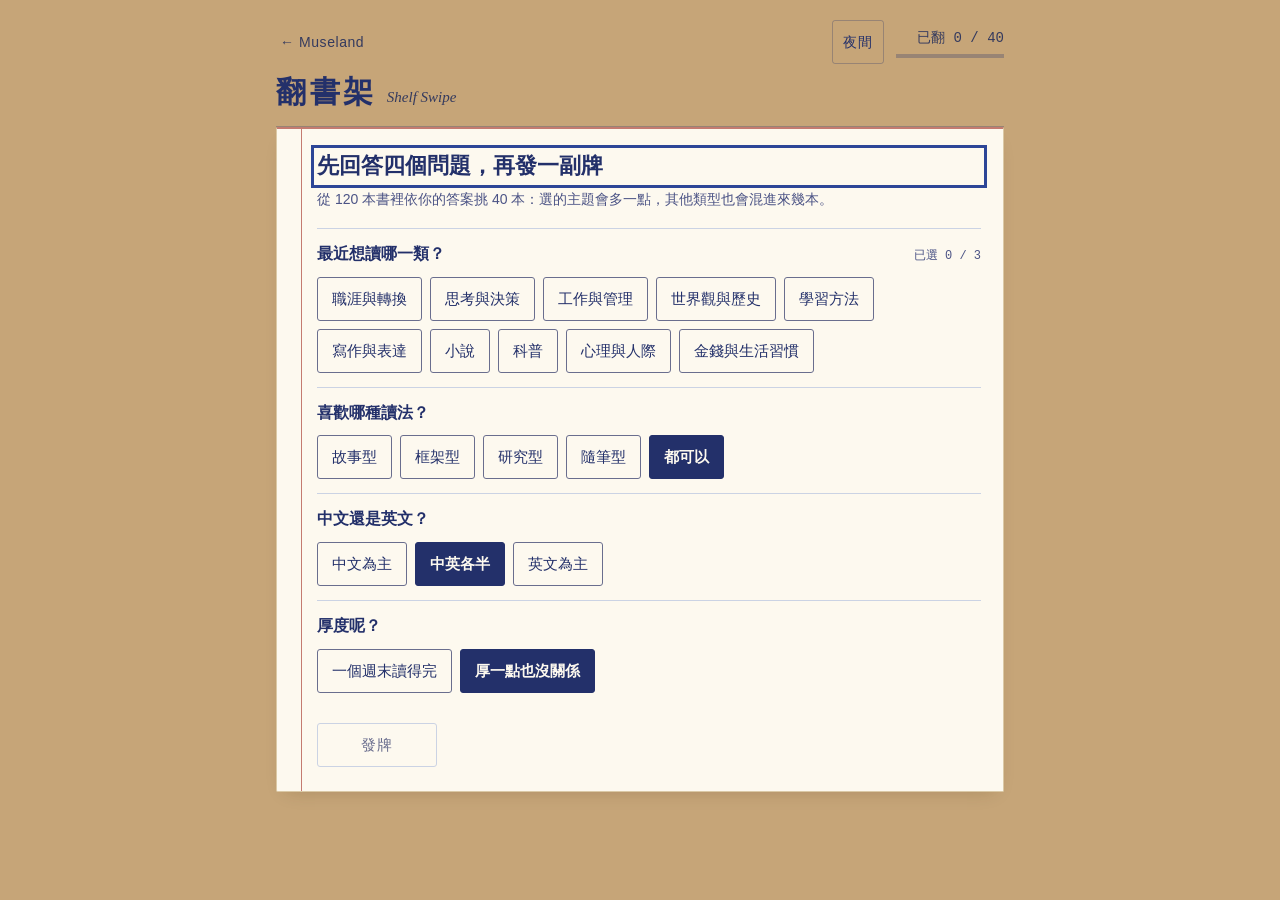
<file: works/shelf-swipe/index.html>
<!DOCTYPE html>
<html lang="zh-Hant">
<head>
<meta charset="utf-8">
<meta http-equiv="Content-Security-Policy" content="default-src 'self'; script-src 'self' 'unsafe-inline'; style-src 'self' 'unsafe-inline'; img-src 'self' data: blob:; font-src 'self'; connect-src 'self'; media-src 'self' blob:; worker-src 'self' blob:; object-src 'none'; base-uri 'none'; form-action 'none'">
<meta name="viewport" content="width=device-width, initial-scale=1">
<meta name="color-scheme" content="light dark">
<title>翻書架｜Museland</title>
<link rel="stylesheet" href="style.css">
<script src="app.js" defer></script>
</head>
<body>
  <div class="page">
    <header class="masthead">
      <a class="home-link" href="../../">← Museland</a>
      <div class="masthead-title">
        <h1>翻書架</h1>
        <p class="masthead-sub">Shelf Swipe</p>
      </div>
      <button type="button" class="btn-redeal" id="btn-redeal" hidden>重新挑書</button>
      <button type="button" class="theme-toggle" id="theme-toggle" aria-pressed="false">夜間</button>
      <div class="progress" id="progress">
        <p class="progress-text"><span class="progress-label">已翻</span> <span id="progress-count">0</span> / <span id="progress-total">40</span></p>
        <div class="progress-track" id="progress-track" role="progressbar" aria-label="翻卡進度" aria-valuemin="0" aria-valuemax="40" aria-valuenow="0">
          <div class="progress-fill" id="progress-fill"></div>
        </div>
      </div>
    </header>

    <nav class="tabs" id="tabs" aria-label="檢視切換" hidden>
      <button type="button" class="tab" id="tab-deck" data-view="deck" aria-controls="view-deck" aria-pressed="true">翻卡</button>
      <button type="button" class="tab" id="tab-yes" data-view="yes" aria-controls="view-yes" aria-pressed="false">想讀 (0)</button>
      <button type="button" class="tab" id="tab-no" data-view="no" aria-controls="view-no" aria-pressed="false">略過 (0)</button>
    </nav>

    <main>
      <p class="sr-only" id="announce" aria-live="polite"></p>

      <!-- 開場答題：依答案從 120 本裡挑 40 本發牌 -->
      <section class="view view-quiz" id="view-quiz" aria-labelledby="quiz-title" hidden>
        <div class="quiz">
          <h2 class="quiz-title" id="quiz-title" tabindex="-1">先回答四個問題，再發一副牌</h2>
          <p class="quiz-sub">從 120 本書裡依你的答案挑 40 本：選的主題會多一點，其他類型也會混進來幾本。</p>

          <div class="quiz-q" role="group" aria-labelledby="quiz-q1">
            <p class="quiz-q-title" id="quiz-q1">最近想讀哪一類？<span class="quiz-count" id="quiz-count">已選 0 / 3</span></p>
            <div class="chips" id="quiz-themes"></div>
          </div>

          <div class="quiz-q" role="group" aria-labelledby="quiz-q2">
            <p class="quiz-q-title" id="quiz-q2">喜歡哪種讀法？</p>
            <div class="chips" id="quiz-style">
              <button type="button" class="chip" data-value="story" aria-pressed="false">故事型</button>
              <button type="button" class="chip" data-value="framework" aria-pressed="false">框架型</button>
              <button type="button" class="chip" data-value="research" aria-pressed="false">研究型</button>
              <button type="button" class="chip" data-value="essay" aria-pressed="false">隨筆型</button>
              <button type="button" class="chip" data-value="any" aria-pressed="true">都可以</button>
            </div>
          </div>

          <div class="quiz-q" role="group" aria-labelledby="quiz-q3">
            <p class="quiz-q-title" id="quiz-q3">中文還是英文？</p>
            <div class="chips" id="quiz-lang">
              <button type="button" class="chip" data-value="ZH" aria-pressed="false">中文為主</button>
              <button type="button" class="chip" data-value="mix" aria-pressed="true">中英各半</button>
              <button type="button" class="chip" data-value="EN" aria-pressed="false">英文為主</button>
            </div>
          </div>

          <div class="quiz-q" role="group" aria-labelledby="quiz-q4">
            <p class="quiz-q-title" id="quiz-q4">厚度呢？</p>
            <div class="chips" id="quiz-length">
              <button type="button" class="chip" data-value="thin" aria-pressed="false">一個週末讀得完</button>
              <button type="button" class="chip" data-value="any" aria-pressed="true">厚一點也沒關係</button>
            </div>
          </div>

          <p class="quiz-warning" id="quiz-warning" hidden>重新發牌會換掉目前這副牌，想讀清單也會清空；需要的話先到「想讀」複製翻卡紀錄。</p>
          <div class="quiz-actions">
            <button type="button" class="btn btn-ink" id="quiz-deal" disabled>發牌</button>
            <button type="button" class="btn btn-line" id="quiz-cancel" hidden>回到目前這副牌</button>
          </div>
        </div>
      </section>
      <section class="view view-deck" id="view-deck" aria-label="翻卡">
        <div class="deck" id="deck">
          <p class="deck-message" id="deck-message">書單載入中…</p>
          <div class="stack" id="stack" hidden></div>

          <div class="finish" id="finish" hidden>
            <p class="finish-kicker">借閱卡已全部歸位</p>
            <h2 class="finish-title" id="finish-title" tabindex="-1">這一批翻完了，你挑了 0 本想讀</h2>
            <p class="finish-tally">
              <span class="tally tally-yes"><b id="tally-yes">0</b> 想讀</span>
              <span class="tally tally-no"><b id="tally-no">0</b> 略過</span>
            </p>
            <div class="finish-actions">
              <button type="button" class="btn btn-ink" id="finish-show-yes">看想讀清單</button>
              <div class="copy-block">
                <button type="button" class="btn btn-line" id="finish-copy">複製翻卡紀錄</button>
                <p class="copy-status" id="finish-copy-status" aria-live="polite"></p>
                <div class="copy-fallback" id="finish-copy-fallback" hidden>
                  <p class="copy-fallback-hint">無法自動複製，請手動複製</p>
                  <textarea class="copy-fallback-text" id="finish-copy-text" readonly rows="8" aria-label="翻卡紀錄文字"></textarea>
                </div>
              </div>
              <div class="copy-block">
                <button type="button" class="btn btn-line" id="finish-prompt">複製推薦提示</button>
                <p class="copy-status" id="finish-prompt-status" aria-live="polite"></p>
                <div class="copy-fallback" id="finish-prompt-fallback" hidden>
                  <p class="copy-fallback-hint">無法自動複製，請手動複製</p>
                  <textarea class="copy-fallback-text" id="finish-prompt-text" readonly rows="8" aria-label="推薦提示文字"></textarea>
                </div>
              </div>
            </div>
            <p class="finish-note">「複製推薦提示」會把你的選擇整理成一段話，貼到你自己常用的 AI 對話裡，就能請它照你的口味推薦下一批書。</p>
          </div>
        </div>

        <div class="controls" id="controls" hidden>
          <button type="button" class="btn-round btn-skip" id="btn-skip" aria-label="略過">✕</button>
          <button type="button" class="btn btn-undo" id="btn-undo" disabled>↶ 上一張</button>
          <button type="button" class="btn-round btn-want" id="btn-want" aria-label="想讀">&#x2665;&#xFE0E;</button>
        </div>
        <p class="hint" id="hint" hidden><span class="hint-pointer">拖曳卡片，或按鍵盤 ← 略過、→ 想讀</span><span class="hint-touch">左右滑動卡片：往右想讀、往左略過</span></p>

        <!-- 想讀書堆：每放一本想讀，就有一本書平放落下、往上疊（純裝飾，清單在「想讀」分頁） -->
        <div class="pile" id="pile" aria-hidden="true" hidden>
          <span class="pile-floor"></span>
          <p class="pile-caption" id="pile-caption">想讀的書會疊在這裡</p>
        </div>
      </section>

      <section class="view view-list" id="view-yes" aria-label="想讀清單" hidden>
        <div class="list-head">
          <h2 class="list-title">想讀</h2>
          <div class="list-tools">
            <div class="copy-block">
              <button type="button" class="btn btn-line" id="yes-copy">複製翻卡紀錄</button>
              <p class="copy-status" id="yes-copy-status" aria-live="polite"></p>
              <div class="copy-fallback" id="yes-copy-fallback" hidden>
                <p class="copy-fallback-hint">無法自動複製，請手動複製</p>
                <textarea class="copy-fallback-text" id="yes-copy-text" readonly rows="8" aria-label="翻卡紀錄文字"></textarea>
              </div>
            </div>
            <div class="copy-block">
              <button type="button" class="btn btn-line" id="yes-prompt">複製推薦提示</button>
              <p class="copy-status" id="yes-prompt-status" aria-live="polite"></p>
              <div class="copy-fallback" id="yes-prompt-fallback" hidden>
                <p class="copy-fallback-hint">無法自動複製，請手動複製</p>
                <textarea class="copy-fallback-text" id="yes-prompt-text" readonly rows="8" aria-label="推薦提示文字"></textarea>
              </div>
            </div>
          </div>
        </div>
        <p class="ledger-head" id="ledger-head-yes" aria-hidden="true"><span>No.</span><span>書名・作者・鉤子</span></p>
        <ol class="book-list" id="list-yes"></ol>
        <p class="list-empty" id="empty-yes">還沒有放進想讀的書。</p>
      </section>

      <section class="view view-list" id="view-no" aria-label="略過清單" hidden>
        <div class="list-head">
          <h2 class="list-title">略過</h2>
        </div>
        <p class="ledger-head" id="ledger-head-no" aria-hidden="true"><span>No.</span><span>書名・作者・鉤子</span></p>
        <ol class="book-list" id="list-no"></ol>
        <p class="list-empty" id="empty-no">還沒有略過的書。</p>
      </section>
    </main>
  </div>
</body>
</html>
</file>
<file: works/shelf-swipe/style.css>
/* 翻書架 Shelf Swipe — 圖書館借書卡
   米白卡紙、深靛藍墨水、細線分隔、印章字。整體安靜，只有翻卡在動。 */

:root {
  --font-serif-zh: "Noto Serif TC", "Songti TC", "PMingLiU", serif;
  --font-serif-en: "Iowan Old Style", "Palatino Linotype", "Book Antiqua", Palatino, Georgia, "Times New Roman", serif;
  --font-sans: "Noto Sans TC", "PingFang TC", "Microsoft JhengHei", sans-serif;
  --font-type: "Courier New", Courier, ui-monospace, monospace;

  /* 淺色：牛皮紙借書袋上的借書卡 */
  color-scheme: light;
  --desk: #c6a578;            /* 牛皮紙袋 */
  --desk-shadow: rgba(60, 40, 15, 0.22);
  --on-desk: #23306a;         /* 直接寫在桌面上的字 */
  --on-desk-soft: #343a5e;
  --desk-line: rgba(35, 48, 106, 0.28);
  --paper: #fdf9ef;           /* 米白卡紙 */
  --paper-back: #f5efe0;
  --ink: #23306a;             /* 深靛藍墨水 */
  --ink-soft: #4b5385;
  --ink-faint: #6a6e8e;
  --rule: #cbd3e4;            /* 卡片上的淡藍細格線 */
  --margin-line: #c47b70;     /* 索引卡的紅色邊線 */
  --card-edge: #dbc9a6;       /* 卡紙邊緣 */
  --accent: #2d4697;
  --stamp-yes-ink: #2c7548;   /* 想讀綠 */
  --stamp-no-ink: #ab352f;    /* 略過紅 */
  --stamp-blend: multiply;    /* 墨水疊在字上 */
  --focus: #2d4697;
  --hole: #c6a578;
  --why-line: 26px;          /* 為什麼值得一讀：行高＝格線間距 */
  --spine-1: #23306a;
  --spine-2: #7d2f28;
  --spine-3: #2f5e44;
  --spine-4: #9a6c2c;
  --spine-5: #4a4a5e;
  --book-edge: #f3ead6;      /* 書口的紙頁 */
  --pile-shadow: rgba(60, 40, 15, 0.25);
}

/* 深色：夜裡的牛皮紙袋，卡紙是暖調的暗米色。
   系統是深色、且使用者沒有手動切成日間時套用；手動切成夜間（data-theme="dark"）也套用同一組 */
@media (prefers-color-scheme: dark) {
  :root:not([data-theme="light"]) {
    color-scheme: dark;
    --desk: #1b150d;
    --desk-shadow: rgba(0, 0, 0, 0.5);
    --on-desk: #f1e7cf;
    --on-desk-soft: #cbbd9c;
    --desk-line: #463a28;
    --paper: #2b2419;
    --paper-back: #241e15;
    --ink: #f1e7cf;
    --ink-soft: #cbbd9c;
    --ink-faint: #9e9175;
    --rule: #463a28;
    --margin-line: #86523f;
    --card-edge: #463a28;
    --accent: #a9b6e8;
    --stamp-yes-ink: #80c79c;
    --stamp-no-ink: #ea8c7e;
    --stamp-blend: screen;
    --focus: #b9c6ff;
    --hole: #1b150d;
    --spine-1: #3d4f9a;
    --spine-2: #9a463b;
    --spine-3: #477a5c;
    --spine-4: #a8803f;
    --spine-5: #66667c;
    --book-edge: #d9ccae;
    --pile-shadow: rgba(0, 0, 0, 0.55);
  }
}

:root[data-theme="dark"] {
  color-scheme: dark;
  --desk: #1b150d;
  --desk-shadow: rgba(0, 0, 0, 0.5);
  --on-desk: #f1e7cf;
  --on-desk-soft: #cbbd9c;
  --desk-line: #463a28;
  --paper: #2b2419;
  --paper-back: #241e15;
  --ink: #f1e7cf;
  --ink-soft: #cbbd9c;
  --ink-faint: #9e9175;
  --rule: #463a28;
  --margin-line: #86523f;
  --card-edge: #463a28;
  --accent: #a9b6e8;
  --stamp-yes-ink: #80c79c;
  --stamp-no-ink: #ea8c7e;
  --stamp-blend: screen;
  --focus: #b9c6ff;
  --hole: #1b150d;
  --spine-1: #3d4f9a;
  --spine-2: #9a463b;
  --spine-3: #477a5c;
  --spine-4: #a8803f;
  --spine-5: #66667c;
  --book-edge: #d9ccae;
  --pile-shadow: rgba(0, 0, 0, 0.55);
}

*,
*::before,
*::after {
  box-sizing: border-box;
}

/* 卡片飛出、飛回時會移到螢幕外。用 clip 在螢幕邊緣剪掉，頁面才不會被撐寬：
   iOS Safari 不理會 body 上的 overflow-x: hidden，頁面一變寬就會左右飄、自動縮小 */
html {
  -webkit-text-size-adjust: 100%;
  overflow-x: clip;
}

body {
  margin: 0;
  background: var(--desk);
  color: var(--ink);
  font-family: var(--font-sans);
  font-size: 16px;
  line-height: 1.6;
  overflow-x: clip;
}

/* 手機上快速連按按鈕不要被當成「點兩下放大」 */
button,
a {
  touch-action: manipulation;
}

[hidden] {
  display: none !important;
}

/* 只給螢幕閱讀器的文字 */
.sr-only {
  position: absolute;
  width: 1px;
  height: 1px;
  margin: -1px;
  padding: 0;
  overflow: hidden;
  clip: rect(0 0 0 0);
  white-space: nowrap;
  border: 0;
}

:focus-visible {
  outline: 3px solid var(--focus);
  outline-offset: 3px;
}

.page {
  max-width: 560px;
  margin: 0 auto;
  padding: 12px 16px 40px;
}

/* ---------- 頁首 ---------- */

.masthead {
  display: grid;
  grid-template-columns: 1fr auto auto;
  grid-template-areas:
    "home theme progress"
    "title batch batch";
  align-items: center;
  gap: 4px 12px;
  padding-bottom: 10px;
  border-bottom: 1px solid var(--desk-line);
}

/* 日間／夜間切換 */
.theme-toggle {
  grid-area: theme;
  justify-self: end;
  min-height: 44px;
  min-width: 44px;
  padding: 0 10px;
  border: 1px solid var(--desk-line);
  border-radius: 3px;
  background: transparent;
  color: var(--on-desk);
  font: inherit;
  font-size: 14px;
  letter-spacing: 0.06em;
  cursor: pointer;
}

.theme-toggle:hover {
  border-color: var(--on-desk);
}

.theme-toggle[aria-pressed="true"] {
  background: var(--on-desk);
  border-color: var(--on-desk);
  color: var(--desk);
}

.home-link {
  grid-area: home;
  justify-self: start;
  display: inline-flex;
  align-items: center;
  min-height: 44px;
  padding: 0 4px;
  color: var(--on-desk-soft);
  font-size: 14px;
  letter-spacing: 0.04em;
  text-decoration: none;
}

.home-link:hover {
  color: var(--on-desk);
  text-decoration: underline;
  text-underline-offset: 3px;
}

.masthead-title {
  grid-area: title;
  display: flex;
  align-items: baseline;
  gap: 10px;
}

.masthead h1 {
  margin: 0;
  color: var(--on-desk);
  font-family: var(--font-serif-zh);
  font-size: 26px;
  font-weight: 700;
  letter-spacing: 0.12em;
}

.masthead-sub {
  margin: 0;
  font-family: var(--font-serif-en);
  font-style: italic;
  font-size: 15px;
  color: var(--on-desk-soft);
}

.progress {
  grid-area: progress;
  min-width: 108px;
  text-align: right;
}

.progress-text {
  margin: 0 0 4px;
  font-family: var(--font-type);
  font-size: 14px;
  color: var(--on-desk-soft);
}

.progress-label {
  font-family: var(--font-sans);
}

.progress-track {
  height: 4px;
  background: var(--desk-line);
  overflow: hidden;
}

.progress-fill {
  height: 100%;
  background: var(--accent);
  transform-origin: left center;
  transform: scaleX(0);
  transition: transform 0.3s ease;
}

/* ---------- 重新挑書 ---------- */

/* 標題列右邊，像一張插在桌上的書單標籤 */
.btn-redeal {
  grid-area: batch;
  justify-self: end;
  min-height: 44px;
  padding: 0 12px;
  border: 1px solid var(--card-edge);
  border-radius: 3px;
  background: var(--paper);
  color: var(--ink);
  font: inherit;
  font-size: 14px;
  font-weight: 700;
  cursor: pointer;
}

.btn-redeal:hover {
  border-color: var(--ink);
}

/* ---------- 開場答題 ---------- */

.quiz {
  position: relative;
  padding: 22px 22px 24px 40px;
  background: var(--paper);
  border: 1px solid var(--card-edge);
  border-top: 2px solid var(--margin-line);
  border-radius: 2px;
  box-shadow: 0 8px 18px -10px var(--desk-shadow);
  color: var(--ink);
}

.quiz::before {
  content: "";
  position: absolute;
  top: 0;
  bottom: 0;
  left: 24px;
  width: 1px;
  background: var(--margin-line);
}

.quiz-title {
  margin: 0 0 6px;
  font-family: var(--font-serif-zh);
  font-size: 22px;
  line-height: 1.4;
}

.quiz-sub {
  margin: 0 0 18px;
  font-size: 14px;
  color: var(--ink-soft);
}

.quiz-q {
  padding: 12px 0 14px;
  border-top: 1px solid var(--rule);
}

.quiz-q-title {
  display: flex;
  justify-content: space-between;
  align-items: baseline;
  gap: 8px;
  margin: 0 0 10px;
  font-weight: 700;
}

.quiz-count {
  font-family: var(--font-type);
  font-size: 12px;
  font-weight: 400;
  color: var(--ink-soft);
}

.chips {
  display: flex;
  flex-wrap: wrap;
  gap: 8px;
}

/* 選項像借書卡上的分類章：選中時蓋上靛藍墨 */
.chip {
  min-height: 44px;
  padding: 0 14px;
  border: 1px solid var(--ink-faint);
  border-radius: 3px;
  background: transparent;
  color: var(--ink);
  font: inherit;
  font-size: 15px;
  cursor: pointer;
}

.chip:hover:not(:disabled) {
  border-color: var(--ink);
}

.chip[aria-pressed="true"] {
  background: var(--ink);
  border-color: var(--ink);
  color: var(--paper);
  font-weight: 700;
}

.chip:disabled {
  opacity: 0.45;
  cursor: not-allowed;
}

.quiz-warning {
  margin: 12px 0 0;
  padding: 8px 12px;
  border-left: 3px solid var(--stamp-no-ink);
  font-size: 14px;
  color: var(--ink);
}

.quiz-actions {
  display: flex;
  flex-wrap: wrap;
  gap: 10px;
  margin-top: 16px;
}

.quiz-actions .btn-ink {
  min-width: 120px;
}

.quiz-actions .btn-ink:disabled {
  background: transparent;
  border-color: var(--rule);
  color: var(--ink-faint);
}

/* ---------- 分頁 ---------- */

.tabs {
  display: flex;
  gap: 4px;
  margin: 12px 0 16px;
  border-bottom: 1px solid var(--desk-line);
}

.tab {
  flex: 1 1 0;
  min-height: 44px;
  padding: 6px 8px;
  border: 0;
  border-bottom: 2px solid transparent;
  margin-bottom: -1px;
  background: transparent;
  color: var(--on-desk-soft);
  font: inherit;
  font-size: 15px;
  letter-spacing: 0.06em;
  cursor: pointer;
}

.tab:hover {
  color: var(--on-desk);
}

.tab[aria-pressed="true"] {
  color: var(--on-desk);
  border-bottom-color: var(--on-desk);
  font-weight: 700;
}

/* ---------- 牌堆 ---------- */

.deck {
  position: relative;
}

.deck-message {
  margin: 48px 0;
  text-align: center;
  color: var(--on-desk-soft);
}

.deck-message.is-error {
  color: var(--on-desk);
  font-weight: 700;
}

.stack {
  --peek: 11px; /* 後面每張卡往下露出的距離 */
  position: relative;
  display: grid;
  /* 高度固定成這一批最高的那張卡（app.js 量好寫進 --card-height），按鈕才不會跟著跳 */
  grid-template-rows: minmax(var(--card-height, auto), auto);
  padding-bottom: calc(var(--peek) * 2); /* 讓後面兩張卡露出邊 */
  transition: opacity 0.32s ease-out, transform 0.32s ease-out;
}

/* 載入時整疊一起淡入（一起淡，字才不會互相透出來） */
.stack.is-arriving {
  opacity: 0;
  transform: translateY(10px);
}

/* 量卡片高度用的隱形容器，量完就拿掉 */
.stack-probe {
  position: absolute;
  top: 0;
  left: 0;
  right: 0;
  visibility: hidden;
  pointer-events: none;
}

.card {
  grid-area: 1 / 1;
  position: relative;
  display: flex;
  flex-direction: column;
  min-width: 0;
  padding: 18px 20px 30px 36px;
  background-color: var(--paper);
  border: 1px solid var(--card-edge);
  border-radius: 2px;
  box-shadow: 0 1px 0 var(--desk-shadow), 0 8px 18px -10px var(--desk-shadow);
  transform-origin: 50% 100%;
  transition: transform 0.28s ease, opacity 0.28s ease;
  touch-action: pan-y;
  user-select: none;
  -webkit-user-select: none;
  cursor: grab;
  overflow-wrap: anywhere;
}

/* 索引卡左側的紅色邊線 */
.card::before {
  content: "";
  position: absolute;
  top: 0;
  bottom: 0;
  left: 24px;
  width: 1px;
  background: var(--margin-line);
  pointer-events: none;
}

.card.pos-0 {
  z-index: 3;
}

/* 後面那張卡：拖曳時 --pull 從 0 長到 0.7，跟著往前 */
.card.pos-1 {
  z-index: 2;
  transform: translateY(calc(var(--peek) * (1 - var(--pull, 0)))) scale(calc(0.955 + 0.045 * var(--pull, 0)));
  background-color: var(--paper-back);
  cursor: default;
}

.card.pos-2 {
  z-index: 1;
  transform: translateY(calc(var(--peek) * 2)) scale(0.91);
  background-color: var(--paper-back);
  cursor: default;
}

.stack.is-pulling .card.pos-1 {
  transition: none;
}

.card.is-entering {
  opacity: 0;
}

.card.is-dragging {
  transition: none;
  cursor: grabbing;
}

/* 復原：從離開的那一側飛回來 */
.card.is-returning {
  transition: transform 0.38s cubic-bezier(0.2, 0.8, 0.2, 1), opacity 0.2s ease-out;
}

/* 飛出時先移動、晚一點才淡出，印章在飛行途中仍看得清楚 */
.card.is-flying {
  transition: transform 0.32s ease-in, opacity 0.18s ease-in 0.14s;
  opacity: 0;
}

.card.fly-right {
  transform: translateX(120vw) rotate(18deg);
}

.card.fly-left {
  transform: translateX(-120vw) rotate(-18deg);
}

.card-top {
  display: flex;
  justify-content: space-between;
  align-items: center;
  gap: 12px;
  min-height: 26px;
  padding-bottom: 6px;
  border-bottom: 2px solid var(--margin-line);
}

.card-meta {
  display: flex;
  align-items: center;
  gap: 10px;
  margin: 0;
  font-size: 13px;
  color: var(--ink-soft);
}

.card-lang {
  padding: 0 6px;
  border: 1px solid currentColor;
  border-radius: 2px;
  font-size: 12px;
  letter-spacing: 0.08em;
  line-height: 1.5;
}

.card-pages {
  font-family: var(--font-type);
}

/* 流水號做成索書號標籤 */
.card-serial {
  padding: 0 6px;
  border: 1px solid var(--ink-soft);
  font-family: var(--font-type);
  font-size: 12px;
  line-height: 1.6;
  color: var(--ink-soft);
  letter-spacing: 0.06em;
}

.card-explore {
  padding: 0 8px;
  border: 1px dashed var(--accent);
  color: var(--accent);
  font-size: 12px;
  letter-spacing: 0.12em;
  line-height: 1.6;
  cursor: help;
}

.card-title {
  margin: 14px 0 4px;
  font-size: 28px;
  line-height: 1.25;
  font-weight: 700;
  color: var(--ink);
}

.card-zh .card-title {
  font-family: var(--font-serif-zh);
  letter-spacing: 0.04em;
}

.card-en .card-title {
  font-family: var(--font-serif-en);
}

.card-author {
  margin: 0 0 14px;
  font-size: 14px;
  color: var(--ink-soft);
}

/* 內容提醒：小字、紅色左線，不搶鉤子的位置 */
.card-note {
  margin: -6px 0 12px;
  padding: 2px 0 2px 10px;
  border-left: 2px solid var(--stamp-no-ink);
  font-size: 13px;
  line-height: 1.5;
  color: var(--ink-soft);
}

.card-hook {
  margin: 0 0 16px;
  padding: 2px 0 2px 12px;
  border-left: 3px solid var(--accent);
  font-family: var(--font-serif-zh);
  font-size: 19px;
  line-height: 1.55;
  font-weight: 700;
  color: var(--ink);
}

.card-why {
  padding-top: 4px;
}

.card-why-label {
  margin: 0 0 2px;
  font-size: 12px;
  letter-spacing: 0.14em;
  color: var(--ink-faint);
}

/* 字坐在淡藍橫格線上：行高和格線間距都是 26px */
.card-why-text {
  margin: 0;
  font-size: 15px;
  line-height: var(--why-line);
  color: var(--ink);
  background-image: repeating-linear-gradient(
    to bottom,
    transparent 0,
    transparent calc(var(--why-line) - 1px),
    var(--rule) calc(var(--why-line) - 1px),
    var(--rule) var(--why-line)
  );
}

.card-tags {
  display: flex;
  flex-wrap: wrap;
  gap: 6px;
  margin: auto 0 0;
  padding: 14px 0 0;
  list-style: none;
}

.card-tag {
  padding: 0 8px;
  border: 1px solid var(--ink-faint);
  font-size: 12px;
  color: var(--ink-soft);
  line-height: 1.8;
}

/* 借書卡底部的穿孔 */
.card-hole {
  position: absolute;
  left: 50%;
  bottom: 9px;
  width: 12px;
  height: 12px;
  margin-left: -6px;
  border-radius: 50%;
  background: var(--hole);
  box-shadow: inset 0 1px 2px var(--desk-shadow);
}

/* 印章字：沒有底色，墨水直接疊在字上。
   還沒到門檻時淡、略大，像懸在紙上；跨過門檻（.armed-*）縮回原尺寸並上滿墨，表示放開就算數 */
.stamp {
  position: absolute;
  top: 40px;
  z-index: 2;
  padding: 4px 14px 2px;
  border: 3px solid currentColor;
  border-radius: 6px;
  font-family: var(--font-serif-zh);
  font-size: 28px;
  font-weight: 900;
  letter-spacing: 0.2em;
  line-height: 1.2;
  text-align: center;
  mix-blend-mode: var(--stamp-blend);
  pointer-events: none;
  transition: transform 0.12s ease-out, opacity 0.12s ease-out;
}

.stamp-date {
  display: block;
  margin-top: 2px;
  padding-top: 1px;
  border-top: 1px solid currentColor;
  font-family: var(--font-type);
  font-size: 11px;
  font-weight: 700;
  letter-spacing: 0.12em;
  line-height: 1.5;
}

.stamp-yes {
  right: max(16px, 18%); /* 往內收一點，卡片往右飛時印章才看得到 */
  color: var(--stamp-yes-ink);
  transform: rotate(9deg) scale(1.25);
  opacity: var(--stamp-yes, 0);
}

.stamp-no {
  left: max(16px, 18%);
  color: var(--stamp-no-ink);
  transform: rotate(-10deg) scale(1.25);
  opacity: var(--stamp-no, 0);
}

.card.armed-yes .stamp-yes {
  transform: rotate(9deg) scale(1);
  opacity: 0.9;
}

.card.armed-no .stamp-no {
  transform: rotate(-10deg) scale(1);
  opacity: 0.9;
}

/* ---------- 按鈕 ---------- */

.controls {
  display: flex;
  justify-content: center;
  align-items: center;
  gap: 20px;
  margin-top: 16px;
}

.btn,
.btn-round {
  font: inherit;
  cursor: pointer;
  color: var(--ink);
  background: var(--paper);
  border: 1px solid var(--ink-faint);
}

.btn {
  min-height: 44px;
  min-width: 44px;
  padding: 8px 16px;
  border-radius: 3px;
  font-size: 15px;
  letter-spacing: 0.04em;
}

.btn:hover:not(:disabled) {
  border-color: var(--ink);
}

.btn:disabled {
  color: var(--ink-faint);
  border-color: var(--rule);
  cursor: not-allowed;
}

.btn-ink {
  background: var(--ink);
  border-color: var(--ink);
  color: var(--paper);
}

.btn-ink:hover:not(:disabled) {
  background: var(--ink-soft);
}

/* 線框按鈕：複製翻卡紀錄、清單裡的移動按鈕 */
.btn-line {
  background: transparent;
  border-color: var(--ink-soft);
}

.btn-line:hover:not(:disabled) {
  background: var(--paper);
}

.btn-small {
  font-size: 14px;
  padding: 6px 12px;
}

.btn-round {
  width: 58px;
  height: 58px;
  border-radius: 50%;
  border-width: 2px;
  font-size: 24px;
  line-height: 1;
}

.btn-skip {
  color: var(--stamp-no-ink);
  border-color: var(--stamp-no-ink);
}

.btn-want {
  color: var(--stamp-yes-ink);
  border-color: var(--stamp-yes-ink);
}

.btn-round:hover {
  background: var(--paper-back);
}

.hint {
  margin: 10px 0 0;
  text-align: center;
  font-size: 13px;
  color: var(--on-desk-soft);
}

.hint-touch {
  display: none;
}

/* 手機、平板沒有鍵盤：提示改成滑動 */
@media (hover: none) and (pointer: coarse) {
  .hint-pointer {
    display: none;
  }

  .hint-touch {
    display: inline;
  }
}

/* ---------- 翻完 ---------- */

.finish {
  padding: 28px 22px 26px;
  background: var(--paper);
  border: 1px solid var(--card-edge);
  border-top: 2px solid var(--margin-line);
  border-radius: 2px;
  text-align: center;
}

.finish-kicker {
  margin: 0 0 6px;
  font-size: 13px;
  letter-spacing: 0.14em;
  color: var(--ink-faint);
}

.finish-title {
  margin: 0 0 14px;
  font-family: var(--font-serif-zh);
  font-size: 22px;
  line-height: 1.5;
}

/* 兩段各自不斷行，窄螢幕時整段換行 */
.finish-title-part {
  display: inline-block;
}

/* 兩枚統計章 */
.finish-tally {
  display: flex;
  justify-content: center;
  gap: 22px;
  margin: 0 0 22px;
}

.tally {
  padding: 6px 14px 4px;
  border: 3px solid currentColor;
  border-radius: 6px;
  font-family: var(--font-serif-zh);
  font-size: 17px;
  font-weight: 900;
  line-height: 1.2;
  opacity: 0.9;
  mix-blend-mode: var(--stamp-blend);
}

.tally b {
  display: block;
  font-family: var(--font-type);
  font-size: 26px;
}

.tally-yes {
  color: var(--stamp-yes-ink);
  transform: rotate(-4deg);
}

.tally-no {
  color: var(--stamp-no-ink);
  transform: rotate(3deg);
}

.finish-actions {
  display: flex;
  flex-wrap: wrap;
  justify-content: center;
  align-items: flex-start;
  gap: 12px;
}

/* ---------- 複製 ---------- */

.copy-block {
  display: flex;
  flex-direction: column;
  align-items: flex-end;
  gap: 4px;
  max-width: 100%;
}

.finish .copy-block {
  align-items: center;
}

.copy-status {
  margin: 0;
  min-height: 1em;
  font-size: 13px;
  color: var(--stamp-yes-ink);
}

.copy-status:empty {
  display: none;
}

/* 想讀分頁的複製區直接放在桌面上，改用桌面字色才看得清楚 */
.list-head .copy-status,
.list-head .copy-fallback-hint {
  color: var(--on-desk);
  font-weight: 700;
}

.copy-fallback {
  width: 100%;
  min-width: min(320px, 80vw);
  text-align: left;
}

.copy-fallback-hint {
  margin: 4px 0;
  font-size: 13px;
  color: var(--stamp-no-ink);
}

.copy-fallback-text {
  display: block;
  width: 100%;
  padding: 8px;
  border: 1px solid var(--ink-faint);
  border-radius: 2px;
  background: var(--paper);
  color: var(--ink);
  font-family: var(--font-type);
  font-size: 13px;
  line-height: 1.5;
  resize: vertical;
}

/* ---------- 清單 ---------- */

.list-head {
  display: flex;
  flex-wrap: wrap;
  justify-content: space-between;
  align-items: flex-start;
  gap: 12px;
  margin-bottom: 8px;
}

.list-title {
  margin: 6px 0 0;
  font-family: var(--font-serif-zh);
  font-size: 22px;
  letter-spacing: 0.1em;
}

/* 清單：借閱登記簿。左欄流水號、紅線分欄 */
.ledger-head {
  display: grid;
  grid-template-columns: 52px 1fr;
  margin: 0;
  padding: 6px 0;
  background: var(--paper);
  border: 1px solid var(--card-edge);
  border-bottom: 2px solid var(--margin-line);
  font-size: 12px;
  letter-spacing: 0.12em;
  color: var(--ink-faint);
}

.ledger-head span:first-child {
  text-align: center;
}

.ledger-head span:last-child {
  padding-left: 14px;
}

.book-list {
  margin: 0;
  padding: 0;
  list-style: none;
  background: var(--paper);
  border: 1px solid var(--card-edge);
  border-top: 0;
}

.book-list:empty {
  display: none;
}

.entry {
  display: grid;
  grid-template-columns: 52px minmax(0, 1fr);
  border-bottom: 1px solid var(--rule);
  overflow-wrap: anywhere;
}

.entry-no {
  padding-top: 17px;
  border-right: 1px solid var(--margin-line);
  font-family: var(--font-type);
  font-size: 13px;
  color: var(--ink-soft);
  text-align: center;
}

.entry-body {
  padding: 14px 16px;
}

.entry:last-child {
  border-bottom: 0;
}

.entry-title {
  margin: 0;
  font-family: var(--font-serif-zh);
  font-size: 18px;
  line-height: 1.35;
}

.entry-title-en {
  font-family: var(--font-serif-en);
}

.entry-author {
  margin: 2px 0 6px;
  font-size: 13px;
  color: var(--ink-soft);
}

.entry-hook {
  margin: 0 0 8px;
  padding-left: 10px;
  border-left: 2px solid var(--accent);
  font-size: 15px;
}

.entry-footer {
  display: flex;
  flex-wrap: wrap;
  justify-content: space-between;
  align-items: center;
  gap: 8px;
}

.entry-links {
  display: flex;
  flex-wrap: wrap;
  gap: 4px 14px;
  margin: 0;
}

.entry-link {
  display: inline-flex;
  align-items: center;
  min-height: 44px;
  color: var(--accent);
  font-size: 14px;
  text-decoration: underline;
  text-underline-offset: 3px;
}

.list-empty {
  margin: 32px 0;
  text-align: center;
  color: var(--on-desk-soft);
}

/* 想讀分頁的兩個複製按鈕並排 */
.list-tools {
  display: flex;
  flex-wrap: wrap;
  justify-content: flex-end;
  align-items: flex-start;
  gap: 8px;
}

.finish-note {
  max-width: 34em;
  margin: 18px auto 0;
  font-size: 13px;
  line-height: 1.6;
  color: var(--ink-soft);
  text-wrap: balance;
}

/* ---------- 想讀書堆 ---------- */

/* 每本書由 app.js 算好 left／top／寬／厚／旋轉；位置改變時（疊上、倒下、抽走）用過場移過去 */
.pile {
  position: relative;
  height: 260px;
  margin-top: 24px;
}

.pile.is-still .pile-book {
  transition: none;
}

.pile-floor {
  position: absolute;
  left: 24px;
  right: 24px;
  bottom: 6px;
  height: 10px;
  border-radius: 50%;
  background: var(--pile-shadow);
  filter: blur(4px);
}

/* 書上不寫字：書脊是整塊色，書口是米白紙頁加上下封面 */
.pile-book {
  --book-color: var(--spine-1);
  position: absolute;
  border-radius: 2px;
  background: var(--book-color);
  box-shadow: 0 2px 3px -1px rgba(0, 0, 0, 0.35);
  transition:
    left 0.6s cubic-bezier(0.3, 0.7, 0.2, 1),
    top 0.6s cubic-bezier(0.3, 0.7, 0.2, 1),
    rotate 0.6s cubic-bezier(0.3, 0.7, 0.2, 1);
}

.pile-book.c2 { --book-color: var(--spine-2); }
.pile-book.c3 { --book-color: var(--spine-3); }
.pile-book.c4 { --book-color: var(--spine-4); }
.pile-book.c5 { --book-color: var(--spine-5); }

/* 書脊上兩條淡淡的燙線 */
.pile-book::before,
.pile-book::after {
  content: "";
  position: absolute;
  top: 0;
  bottom: 0;
  width: 3px;
  background: rgba(255, 255, 255, 0.18);
}

.pile-book::before {
  left: 10%;
}

.pile-book::after {
  right: 10%;
}

.pile-book.is-fore {
  background: var(--book-edge);
  border-top: 3px solid var(--book-color);
  border-bottom: 3px solid var(--book-color);
  border-left: 4px solid var(--book-color);
}

.pile-book.is-fore::before,
.pile-book.is-fore::after {
  content: none;
}

/* 新的一本從上方落下（用 translate，不和 app.js 設的 rotate 打架） */
.pile-book.is-dropping {
  animation: pile-drop 0.45s cubic-bezier(0.2, 0.8, 0.2, 1) both;
}

@keyframes pile-drop {
  0% {
    translate: 0 -160px;
    opacity: 0;
  }
  60% {
    translate: 0 3px;
    opacity: 1;
  }
  100% {
    translate: 0 0;
  }
}

.pile-caption {
  position: absolute;
  left: 0;
  right: 0;
  bottom: 36px;
  margin: 0;
  text-align: center;
  font-size: 13px;
  color: var(--on-desk-soft);
}

/* ---------- 桌機：加寬、卡片字放大一階 ---------- */

@media (min-width: 900px) {
  .page {
    max-width: 760px;
    padding-top: 20px;
  }

  .masthead h1 {
    font-size: 30px;
  }

  .card {
    padding: 24px 30px 36px 48px;
  }

  .card::before {
    left: 32px;
  }

  .card-title {
    margin-top: 18px;
    font-size: 36px;
  }

  .card-author {
    font-size: 16px;
  }

  .card-hook {
    font-size: 22px;
  }

  .card-why-text {
    --why-line: 30px;
    font-size: 17px;
  }

  .card-tag {
    font-size: 13px;
  }

  .stamp {
    top: 52px;
    font-size: 34px;
  }

  .btn-round {
    width: 64px;
    height: 64px;
    font-size: 26px;
  }

  .pile {
    height: 300px;
    margin-top: 36px;
  }
}

/* ---------- 窄螢幕 ---------- */

/* 目標：手機第一眼就看得到整張卡和 ✕ ♥ 按鈕，頁首、牌堆露邊、按鈕都收緊一點 */
@media (max-width: 420px) {
  .page {
    padding: 2px 12px 32px;
  }

  .masthead {
    gap: 0 12px;
    padding-bottom: 6px;
  }

  .masthead h1 {
    font-size: 22px;
    line-height: 1.3;
  }

  .masthead-sub {
    font-size: 13px;
  }

  .tabs {
    margin: 4px 0 12px;
  }

  .stack {
    --peek: 8px;
  }

  .card {
    padding: 14px 14px 24px 28px;
  }

  .card::before {
    left: 18px;
  }

  .card-title {
    margin-top: 12px;
    font-size: 25px;
  }

  .card-author {
    margin-bottom: 12px;
  }

  .card-hook {
    margin-bottom: 14px;
    font-size: 18px;
  }

  .card-tags {
    padding-top: 12px;
  }

  .card-hole {
    bottom: 7px;
  }

  .controls {
    gap: 16px;
    margin-top: 12px;
  }

  .btn-round {
    width: 52px;
    height: 52px;
    font-size: 22px;
  }

  .pile {
    margin-top: 18px;
  }

  /* 手機卡片幾乎滿版，印章再往內收，拖到門檻時才看得到整個字 */
  .stamp-yes {
    right: 30%;
  }

  .stamp-no {
    left: 30%;
  }
}

/* ---------- 減少動態 ---------- */

@media (prefers-reduced-motion: reduce) {
  .stack,
  .card,
  .card.is-flying,
  .card.is-returning,
  .stamp,
  .progress-fill {
    transition: none;
  }

  .stack.is-arriving,
  .card.fly-right,
  .card.fly-left {
    transform: none;
  }

  .stamp-yes,
  .stamp-no,
  .card.armed-yes .stamp-yes,
  .card.armed-no .stamp-no {
    transform: none;
  }

  .pile-book {
    transition: none;
  }

  .pile-book.is-dropping {
    animation: none;
  }
}
</file>
